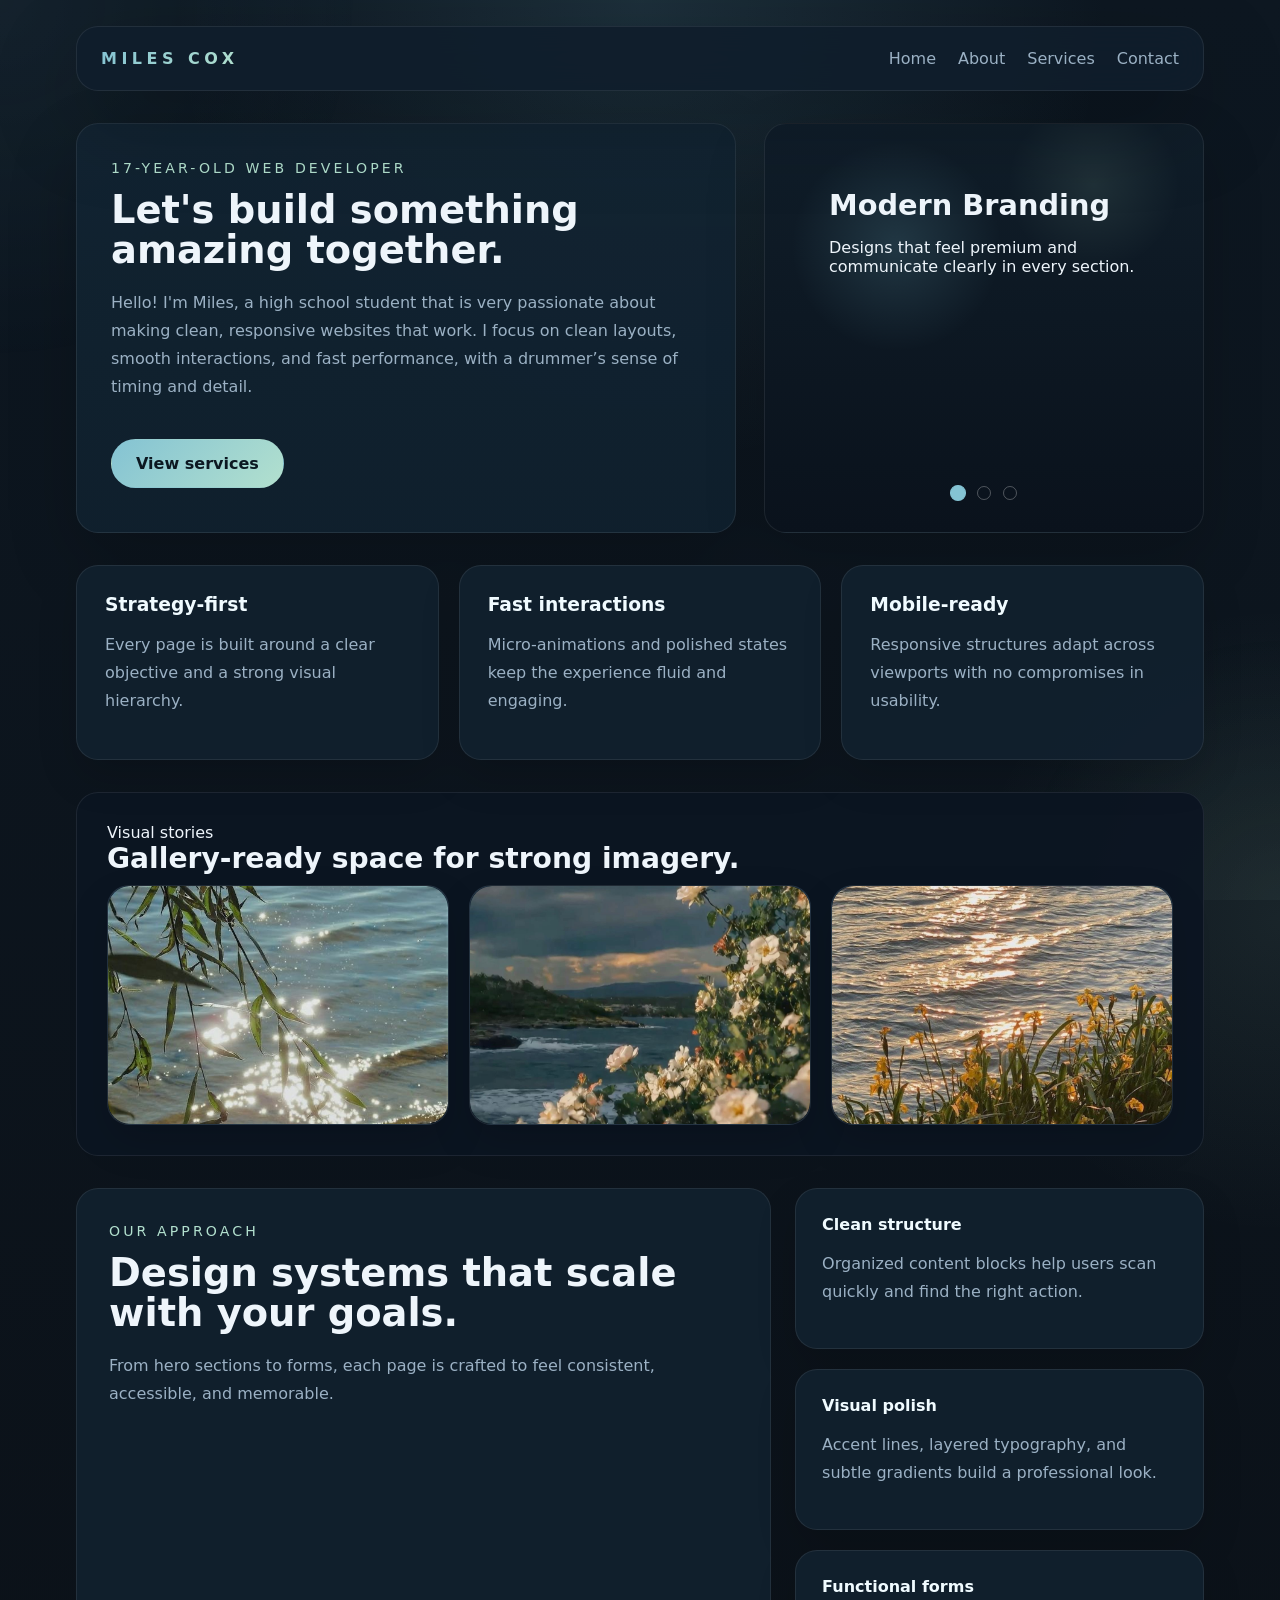
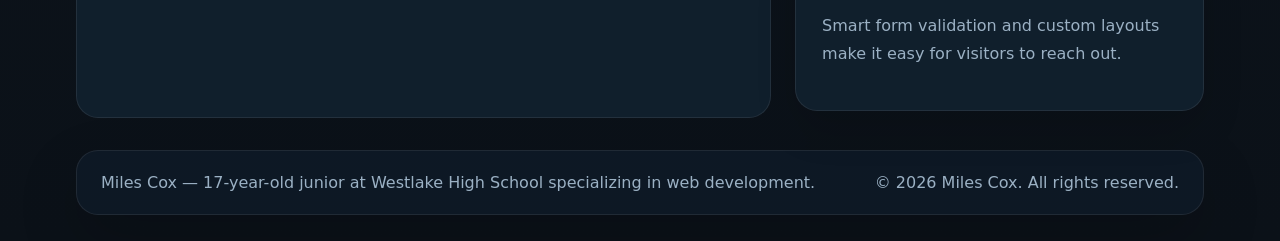
<file: index.html>
<!DOCTYPE html>
<html lang="en">
<head>
  <meta charset="UTF-8" />
  <meta name="viewport" content="width=device-width, initial-scale=1.0" />
  <title>Miles Cox | Home</title>
  <link rel="stylesheet" href="styles.css" />
</head>
<body>
  <div class="page-shell">
    <header class="site-header">
      <div class="brand">Miles Cox</div>
      <nav id="main-navigation" class="nav-links">
        <a href="index.html">Home</a>
        <a href="about.html">About</a>
        <a href="services.html">Services</a>
        <a href="contact.html">Contact</a>
      </nav>
      <button class="menu-toggle" aria-label="Toggle menu" aria-controls="main-navigation" aria-expanded="false">Menu</button>
    </header>
    <div></div>

    <main>
      <section class="hero-section">
        <div class="hero-copy">
          <span class="eyebrow">17-year-old web developer</span>
          <h1>Let's build something amazing together.</h1>
          <p> Hello! I'm Miles, a high school student that is very passionate about making clean, responsive websites that work. I focus on clean layouts, smooth interactions, and fast performance, with a drummer’s sense of timing and detail.</p>
          <a class="primary-button" href="services.html">View services</a>
        </div>
        <div class="hero-panel">
          <div class="slider" id="heroSlider">
            <div class="slider-track">
              <article class="slide active" aria-label="Slide 1">
                <h2>Modern Branding</h2>
                <p>Designs that feel premium and communicate clearly in every section.</p>
              </article>
              <article class="slide" aria-label="Slide 2">
                <h2>Responsive Interfaces</h2>
                <p>Layouts built mobile-first for a seamless experience on phones and tablets.</p>
              </article>
              <article class="slide" aria-label="Slide 3">
                <h2>Engaging Animation</h2>
                <p>Subtle hover states and dynamic transitions keep users focused on your content.</p>
              </article>
            </div>
            <div class="slider-controls">
              <button class="slider-dot active" data-index="0" aria-label="Show slide 1"></button>
              <button class="slider-dot" data-index="1" aria-label="Show slide 2"></button>
              <button class="slider-dot" data-index="2" aria-label="Show slide 3"></button>
            </div>
          </div>
        </div>
      </section>

      <section class="feature-grid">
        <article class="feature-card" tabindex="0" data-card="1">
          <h3>Strategy-first</h3>
          <p>Every page is built around a clear objective and a strong visual hierarchy.</p>
        </article>
        <article class="feature-card" tabindex="0" data-card="2">
          <h3>Fast interactions</h3>
          <p>Micro-animations and polished states keep the experience fluid and engaging.</p>
        </article>
        <article class="feature-card" tabindex="0" data-card="3">
          <h3>Mobile-ready</h3>
          <p>Responsive structures adapt across viewports with no compromises in usability.</p>
        </article>
      </section>

      <section class="gallery-section">
        <div>
          <span class="eyebrow">Visual stories</span>
          <h2>Gallery-ready space for strong imagery.</h2>
        </div>
        <div class="gallery-grid">
          <article class="gallery-card">
            <img src="images/hero1.jpeg" alt="">
          </article>
          <article class="gallery-card">
            <img src="images/hero2.jpeg" alt="">
          </article>
          <article class="gallery-card">
            <img src="images/hero3.jpeg" alt="">
          </article>
        </div>
      </section>

      <section class="overview-section">
        <div class="overview-copy">
          <span class="eyebrow">Our approach</span>
          <h2>Design systems that scale with your goals.</h2>
          <p>From hero sections to forms, each page is crafted to feel consistent, accessible, and memorable.</p>
        </div>
        <div class="overview-cards">
          <div class="mini-card">
            <h4>Clean structure</h4>
            <p>Organized content blocks help users scan quickly and find the right action.</p>
          </div>
          <div class="mini-card">
            <h4>Visual polish</h4>
            <p>Accent lines, layered typography, and subtle gradients build a professional look.</p>
          </div>
          <div class="mini-card">
            <h4>Functional forms</h4>
            <p>Smart form validation and custom layouts make it easy for visitors to reach out.</p>
          </div>
        </div>
      </section>
    </main>

    <footer class="site-footer">
      <p>Miles Cox — 17-year-old junior at Westlake High School specializing in web development.</p>
      <p>© 2026 Miles Cox. All rights reserved.</p>
    </footer>
  </div>

  <script src="script.js"></script>
</body>
</html>
</file>
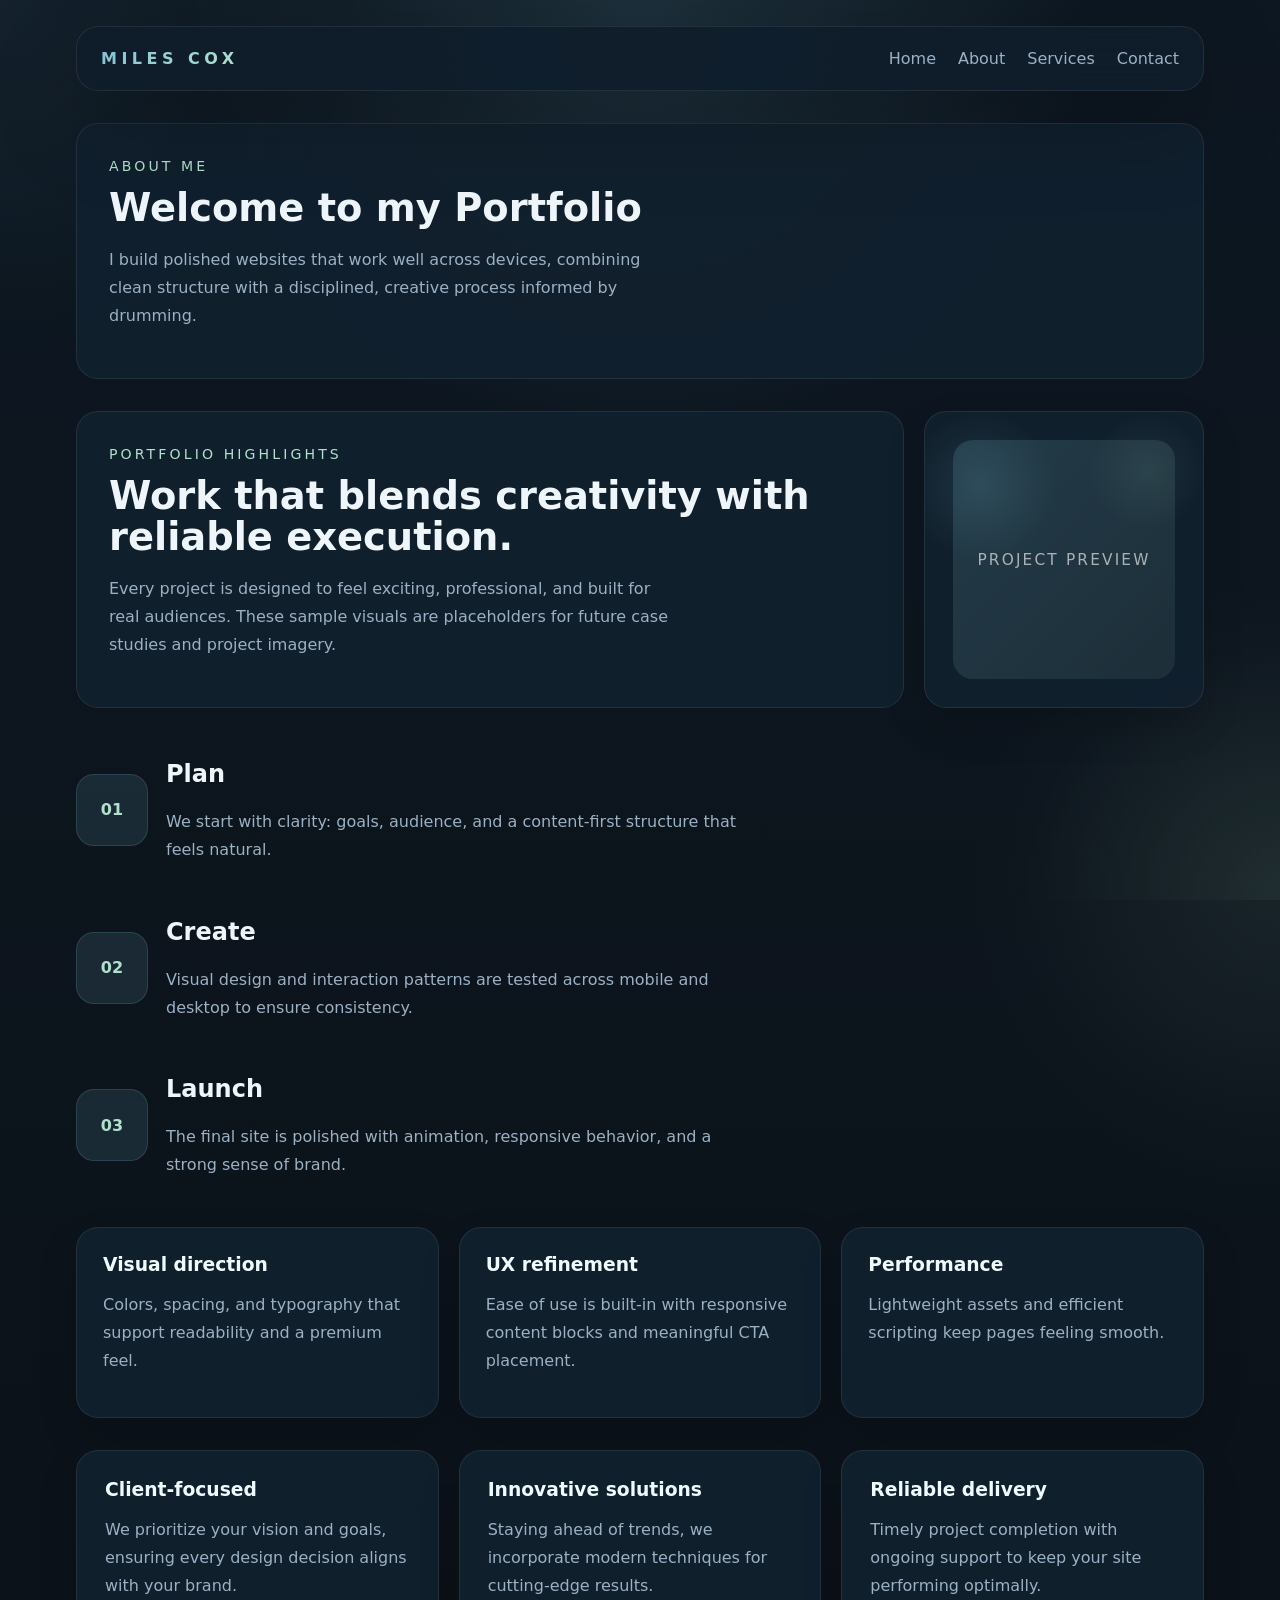
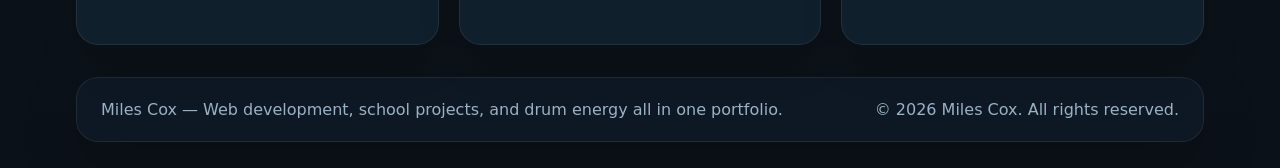
<file: about.html>
<!DOCTYPE html>
<html lang="en">
<head>
  <meta charset="UTF-8" />
  <meta name="viewport" content="width=device-width, initial-scale=1.0" />
  <title>About Miles Cox</title>
  <link rel="stylesheet" href="styles.css" />
</head>
<body>
  <div class="page-shell">
    <header class="site-header">
      <div class="brand">Miles Cox</div>
      <nav id="main-navigation" class="nav-links">
        <a href="index.html">Home</a>
        <a href="about.html">About</a>
        <a href="services.html">Services</a>
        <a href="contact.html">Contact</a>
      </nav>
      <button class="menu-toggle" aria-label="Toggle menu" aria-controls="main-navigation" aria-expanded="false">Menu</button>
    </header>

    <main>
      <section class="page-intro">
        <span class="eyebrow">About me</span>
        <h1>Welcome to my Portfolio</h1>
        <p>I build polished websites that work well across devices, combining clean structure with a disciplined, creative process informed by drumming.</p>
      </section>

      <section class="bio-grid">
        <div class="bio-copy">
          <span class="eyebrow">Portfolio highlights</span>
          <h2>Work that blends creativity with reliable execution.</h2>
          <p>Every project is designed to feel exciting, professional, and built for real audiences. These sample visuals are placeholders for future case studies and project imagery.</p>
        </div>
        <article class="bio-card">
          <div class="placeholder-image">Project preview</div>
        </article>
      </section>

      <section class="timeline-section">
        <div class="timeline-step">
          <div class="step-number">01</div>
          <div>
            <h2>Plan</h2>
            <p>We start with clarity: goals, audience, and a content-first structure that feels natural.</p>
          </div>
        </div>
        <div class="timeline-step">
          <div class="step-number">02</div>
          <div>
            <h2>Create</h2>
            <p>Visual design and interaction patterns are tested across mobile and desktop to ensure consistency.</p>
          </div>
        </div>
        <div class="timeline-step">
          <div class="step-number">03</div>
          <div>
            <h2>Launch</h2>
            <p>The final site is polished with animation, responsive behavior, and a strong sense of brand.</p>
          </div>
        </div>
      </section>

      <section class="skill-grid">
        <article class="skill-card">
          <h3>Visual direction</h3>
          <p>Colors, spacing, and typography that support readability and a premium feel.</p>
        </article>
        <article class="skill-card">
          <h3>UX refinement</h3>
          <p>Ease of use is built-in with responsive content blocks and meaningful CTA placement.</p>
        </article>
        <article class="skill-card">
          <h3>Performance</h3>
          <p>Lightweight assets and efficient scripting keep pages feeling smooth.</p>
        </article>
      </section>

      <section class="feature-grid">
        <article class="feature-card" tabindex="0">
          <h3>Client-focused</h3>
          <p>We prioritize your vision and goals, ensuring every design decision aligns with your brand.</p>
        </article>
        <article class="feature-card" tabindex="0">
          <h3>Innovative solutions</h3>
          <p>Staying ahead of trends, we incorporate modern techniques for cutting-edge results.</p>
        </article>
        <article class="feature-card" tabindex="0">
          <h3>Reliable delivery</h3>
          <p>Timely project completion with ongoing support to keep your site performing optimally.</p>
        </article>
      </section>
    </main>

    <footer class="site-footer">
      <p>Miles Cox — Web development, school projects, and drum energy all in one portfolio.</p>
      <p>© 2026 Miles Cox. All rights reserved.</p>
    </footer>
  </div>

  <script src="script.js"></script>
</body>
</html>
</file>
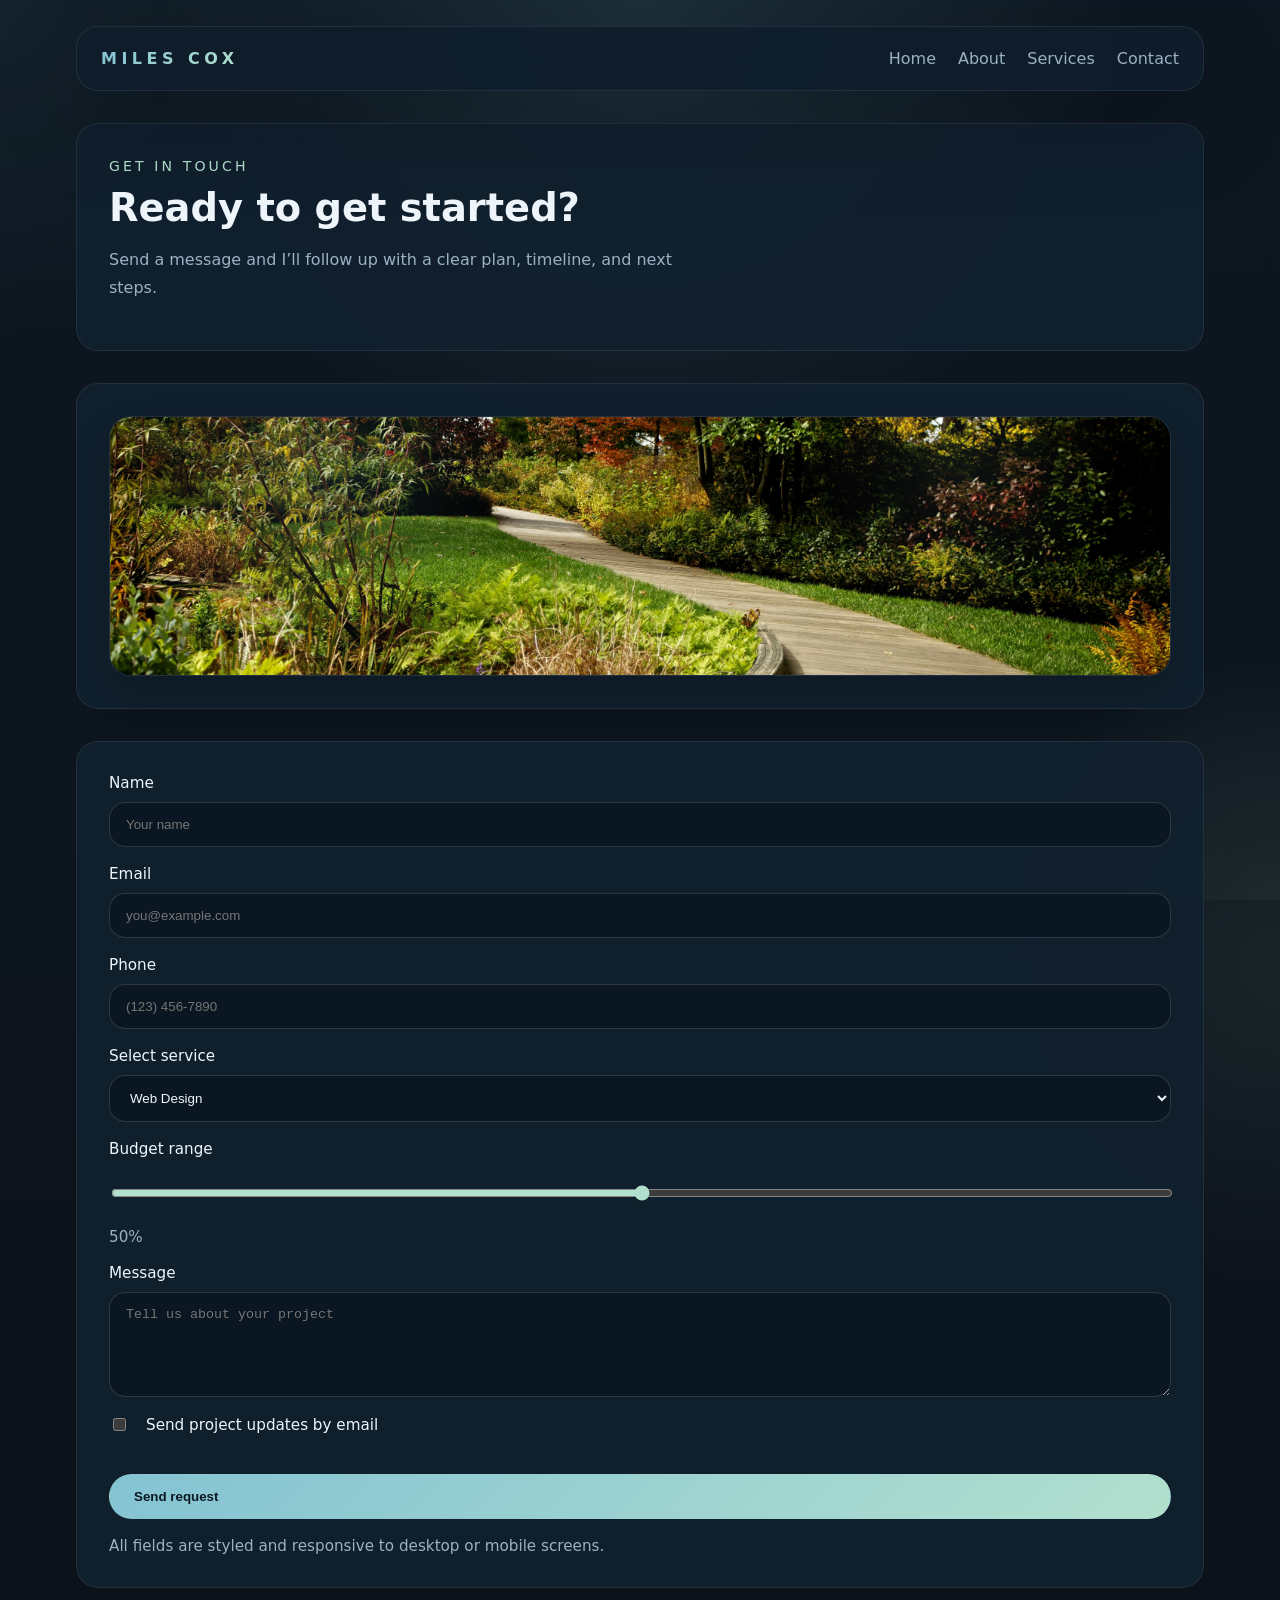
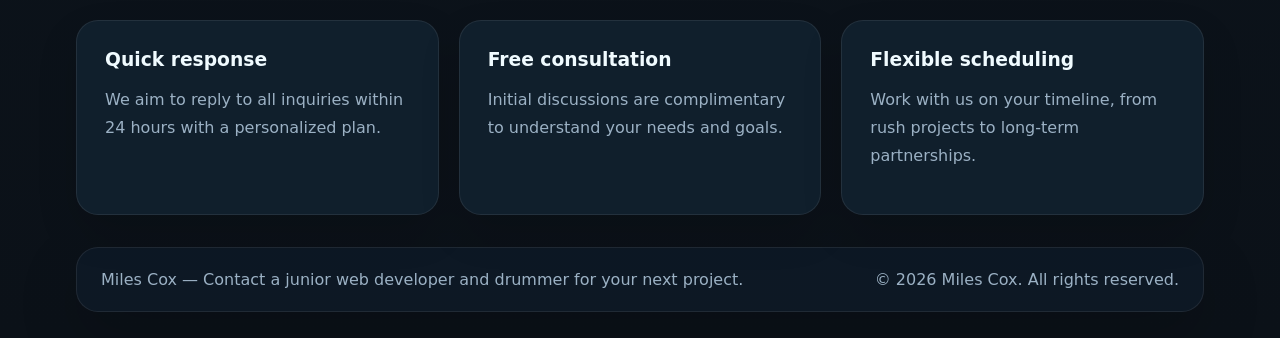
<file: contact.html>
<!DOCTYPE html>
<html lang="en">
<head>
  <meta charset="UTF-8" />
  <meta name="viewport" content="width=device-width, initial-scale=1.0" />
  <title>Miles Cox | Contact</title>
  <link rel="stylesheet" href="styles.css" />
</head>
<body>
  <div class="page-shell">
    <header class="site-header">
      <div class="brand">Miles Cox</div>
      <nav id="main-navigation" class="nav-links">
        <a href="index.html">Home</a>
        <a href="about.html">About</a>
        <a href="services.html">Services</a>
        <a href="contact.html">Contact</a>
      </nav>
      <button class="menu-toggle" aria-label="Toggle menu" aria-controls="main-navigation" aria-expanded="false">Menu</button>
    </header>

    <main>
      <section class="page-intro">
        <span class="eyebrow">Get in touch</span>
        <h1>Ready to get started?</h1>
        <p>Send a message and I’ll follow up with a clear plan, timeline, and next steps.</p>
      </section>

      <section class="contact-panel">
        <div class="contact-panel-card">
         <img src="images/landscape3.webp" alt="">
        </div>
      </section>

      <section class="form-section">
        <form id="contactForm" class="contact-form">
          <div class="form-row">
            <label for="name">Name</label>
            <input type="text" id="name" name="name" placeholder="Your name" required />
          </div>
          <div class="form-row">
            <label for="email">Email</label>
            <input type="email" id="email" name="email" placeholder="you@example.com" required />
          </div>
          <div class="form-row">
            <label for="phone">Phone</label>
            <input type="tel" id="phone" name="phone" placeholder="(123) 456-7890" />
          </div>
          <div class="form-row">
            <label for="service">Select service</label>
            <select id="service" name="service">
              <option value="web-design">Web Design</option>
              <option value="brand-refresh">Brand Refresh</option>
              <option value="mobile-ux">Mobile UX</option>
              <option value="full-package">Full Package</option>
            </select>
          </div>
          <div class="form-row">
            <label for="budget">Budget range</label>
            <input type="range" id="budget" name="budget" min="0" max="100" value="50" />
            <span class="range-value" id="budgetValue">50%</span>
          </div>
          <div class="form-row full-width">
            <label for="message">Message</label>
            <textarea id="message" name="message" rows="5" placeholder="Tell us about your project"></textarea>
          </div>
          <div class="form-row checkbox-row">
            <input type="checkbox" id="subscribe" name="subscribe" />
            <label for="subscribe">Send project updates by email</label>
          </div>
          <button type="submit" class="primary-button">Send request</button>
          <p class="form-note">All fields are styled and responsive to desktop or mobile screens.</p>
        </form>
      </section>

      <section class="feature-grid">
        <article class="feature-card" tabindex="0">
          <h3>Quick response</h3>
          <p>We aim to reply to all inquiries within 24 hours with a personalized plan.</p>
        </article>
        <article class="feature-card" tabindex="0">
          <h3>Free consultation</h3>
          <p>Initial discussions are complimentary to understand your needs and goals.</p>
        </article>
        <article class="feature-card" tabindex="0">
          <h3>Flexible scheduling</h3>
          <p>Work with us on your timeline, from rush projects to long-term partnerships.</p>
        </article>
      </section>
    </main>

    <footer class="site-footer">
      <p>Miles Cox — Contact a junior web developer and drummer for your next project.</p>
      <p>© 2026 Miles Cox. All rights reserved.</p>
    </footer>
  </div>

  <script src="script.js"></script>
</body>
</html>
</file>
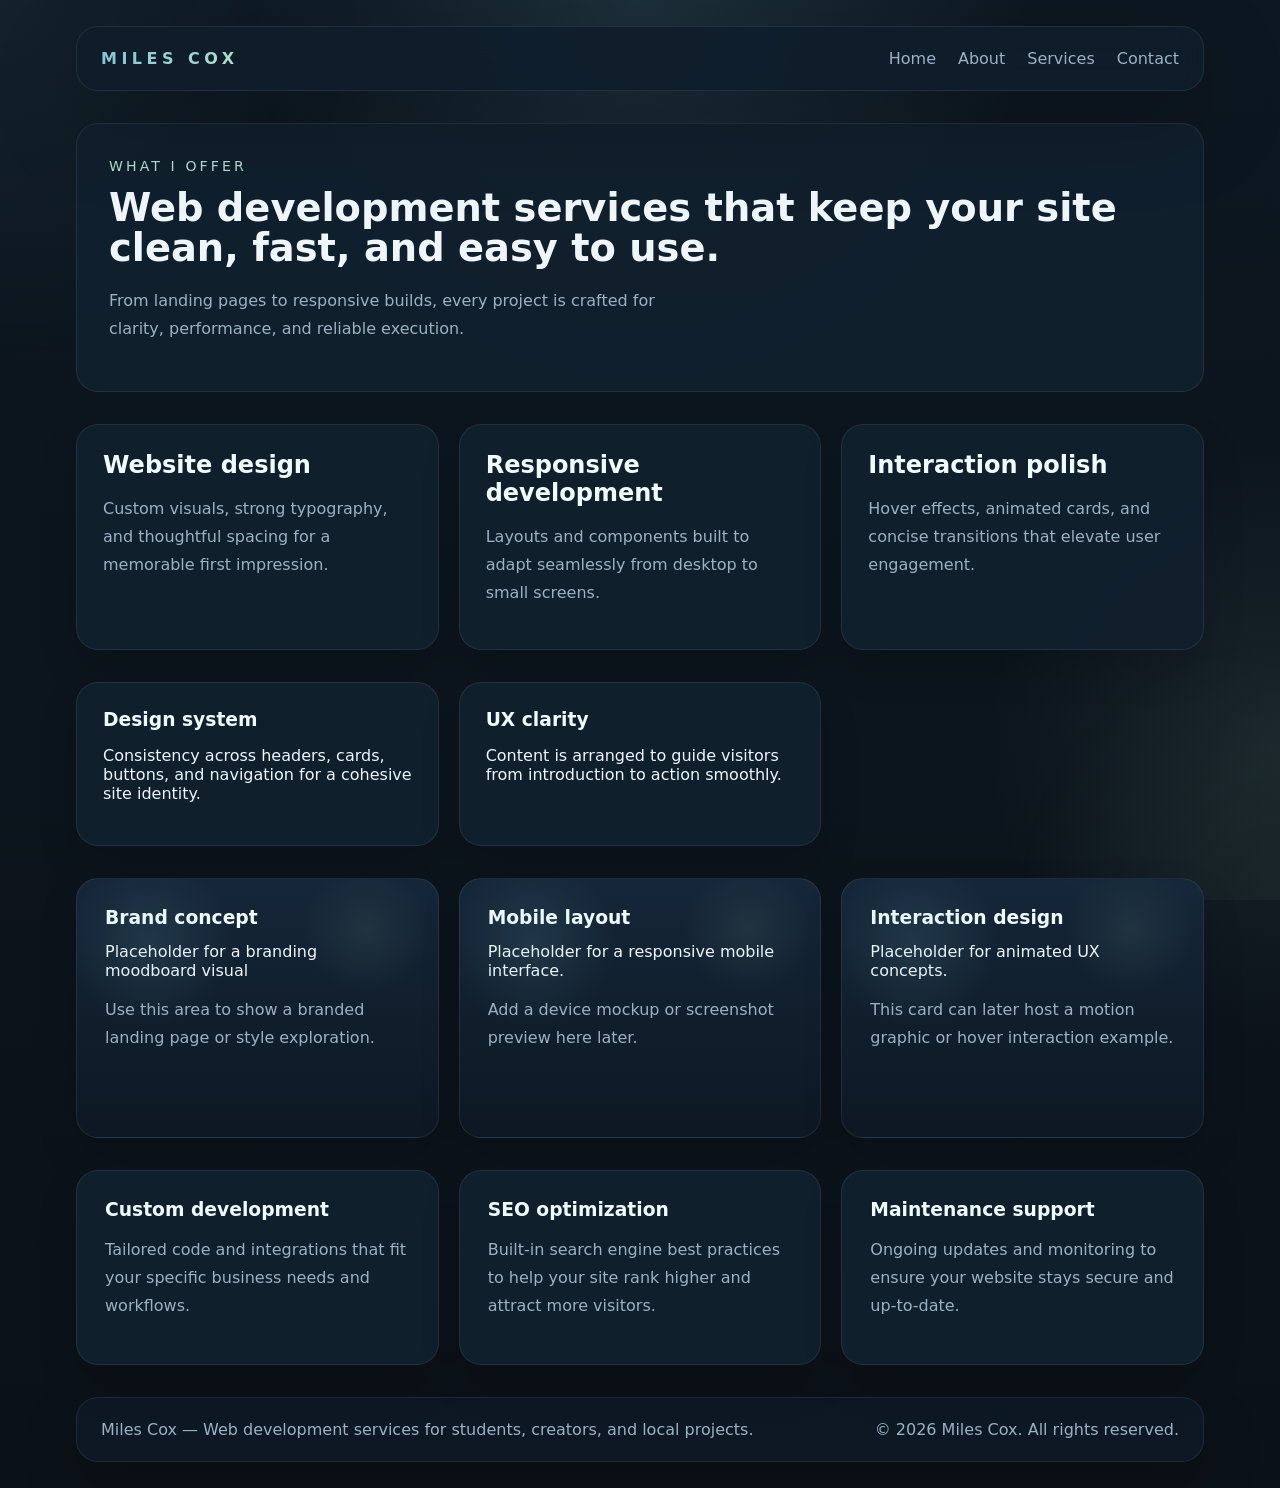
<file: services.html>
<!DOCTYPE html>
<html lang="en">
<head>
  <meta charset="UTF-8" />
  <meta name="viewport" content="width=device-width, initial-scale=1.0" />
  <title>Miles Cox | Services</title>
  <link rel="stylesheet" href="styles.css" />
</head>
<body>
  <div class="page-shell">
    <header class="site-header">
      <div class="brand">Miles Cox</div>
      <nav id="main-navigation" class="nav-links">
        <a href="index.html">Home</a>
        <a href="about.html">About</a>
        <a href="services.html">Services</a>
        <a href="contact.html">Contact</a>
      </nav>
      <button class="menu-toggle" aria-label="Toggle menu" aria-controls="main-navigation" aria-expanded="false">Menu</button>
    </header>

    <main>
      <section class="page-intro">
        <span class="eyebrow">What I offer</span>
        <h1>Web development services that keep your site clean, fast, and easy to use.</h1>
        <p>From landing pages to responsive builds, every project is crafted for clarity, performance, and reliable execution.</p>
      </section>

      <section class="service-list">
        <article class="service-item">
          <h2>Website design</h2>
          <p>Custom visuals, strong typography, and thoughtful spacing for a memorable first impression.</p>
        </article>
        <article class="service-item">
          <h2>Responsive development</h2>
          <p>Layouts and components built to adapt seamlessly from desktop to small screens.</p>
        </article>
        <article class="service-item">
          <h2>Interaction polish</h2>
          <p>Hover effects, animated cards, and concise transitions that elevate user engagement.</p>
        </article>
      </section>

      <section class="service-highlights">
        <div class="highlight-card">
          <h3>Design system</h3>
          <p>Consistency across headers, cards, buttons, and navigation for a cohesive site identity.</p>
        </div>
        <div class="highlight-card">
          <h3>UX clarity</h3>
          <p>Content is arranged to guide visitors from introduction to action smoothly.</p>
        </div>
      </section>

      <section class="service-showcase">
        <article class="placeholder-card">
          <h3>Brand concept</h3>
          <span>Placeholder for a branding moodboard visual</span>
          <p>Use this area to show a branded landing page or style exploration.</p>
        </article>
        <article class="placeholder-card">
          <h3>Mobile layout</h3>
          <span>Placeholder for a responsive mobile interface.</span>
          <p>Add a device mockup or screenshot preview here later.</p>
        </article>
        <article class="placeholder-card">
          <h3>Interaction design</h3>
          <span>Placeholder for animated UX concepts.</span>
          <p>This card can later host a motion graphic or hover interaction example.</p>
        </article>
      </section>

      <section class="feature-grid">
        <article class="feature-card" tabindex="0">
          <h3>Custom development</h3>
          <p>Tailored code and integrations that fit your specific business needs and workflows.</p>
        </article>
        <article class="feature-card" tabindex="0">
          <h3>SEO optimization</h3>
          <p>Built-in search engine best practices to help your site rank higher and attract more visitors.</p>
        </article>
        <article class="feature-card" tabindex="0">
          <h3>Maintenance support</h3>
          <p>Ongoing updates and monitoring to ensure your website stays secure and up-to-date.</p>
        </article>
      </section>
    </main>

    <footer class="site-footer">
      <p>Miles Cox — Web development services for students, creators, and local projects.</p>
      <p>© 2026 Miles Cox. All rights reserved.</p>
    </footer>
  </div>

  <script src="script.js"></script>
</body>
</html>
</file>
<file: styles.css>
:root {
  color-scheme: dark;
  --bg: #0f1c28;
  --surface: rgba(18, 32, 42, 0.92);
  --surface-soft: rgba(26, 45, 58, 0.95);
  --surface-glow: rgba(137, 189, 204, 0.16);
  --text: #eef5fb;
  --muted: #9bb1c4;
  --accent: #84c3d3;
  --accent-strong: #b2e0ce;
  --border: rgba(255, 255, 255, 0.09);
  --radius: 22px;
  --shadow: 0 32px 90px rgba(0, 0, 0, 0.22);
  font-family: Inter, system-ui, -apple-system, BlinkMacSystemFont, sans-serif;
}

* {
  box-sizing: border-box;
}

html {
  scroll-behavior: smooth;
}

body {
  margin: 0;
  min-height: 100vh;
  background: radial-gradient(circle at top, rgba(122, 196, 216, 0.14), transparent 24%),
    radial-gradient(circle at right, rgba(178, 228, 197, 0.08), transparent 20%),
    linear-gradient(180deg, #0d1721 0%, #0b1118 100%);
  color: var(--text);
}

body::before {
  content: "";
  position: fixed;
  inset: 0;
  background: radial-gradient(circle at top left, rgba(132, 206, 225, 0.16), transparent 24%),
    radial-gradient(circle at bottom right, rgba(178, 228, 197, 0.12), transparent 18%);
  pointer-events: none;
  opacity: 0.4;
}

body::after {
  content: "";
  position: fixed;
  inset: 0;
  background-image: linear-gradient(90deg, rgba(255, 255, 255, 0.02) 1px, transparent 1px),
    linear-gradient(rgba(255, 255, 255, 0.02) 1px, transparent 1px);
  background-size: 100px 100px;
  pointer-events: none;
  opacity: 0.08;
}

.page-shell {
  position: relative;
  max-width: 1180px;
  margin: 0 auto;
  padding: 26px;
}

.site-header {
  position: relative;
  z-index: 2;
  display: flex;
  align-items: center;
  justify-content: space-between;
  gap: 20px;
  margin-bottom: 32px;
  padding: 22px 24px;
  border-radius: var(--radius);
  background: rgba(16, 30, 44, 0.92);
  border: 1px solid rgba(255, 255, 255, 0.08);
  box-shadow: var(--shadow);
  backdrop-filter: blur(20px);
}

.brand {
  font-size: 1rem;
  font-weight: 800;
  letter-spacing: 0.28em;
  text-transform: uppercase;
  background: linear-gradient(135deg, var(--accent), var(--accent-strong));
  background-clip: text;
  -webkit-background-clip: text;
  color: transparent;
}

.nav-links {
  display: flex;
  align-items: center;
  gap: 22px;
  flex-wrap: wrap;
}

.nav-links a {
  color: var(--muted);
  text-decoration: none;
  font-weight: 500;
  transition: transform 0.2s ease, color 0.2s ease;
}

.nav-links a:hover,
.nav-links a:focus-visible {
  color: var(--text);
  transform: translateY(-1px);
}

.menu-toggle {
  display: none;
  border: 1px solid rgba(255, 255, 255, 0.12);
  border-radius: 999px;
  padding: 11px 18px;
  min-width: 96px;
  color: var(--text);
  background: rgba(17, 32, 48, 0.92);
  cursor: pointer;
  transition: background 0.2s ease, transform 0.2s ease;
}

.menu-toggle:hover,
.menu-toggle:focus-visible {
  transform: translateY(-1px);
  background: rgba(20, 40, 60, 0.96);
}

main {
  display: grid;
  gap: 32px;
}

.hero-section {
  display: grid;
  grid-template-columns: minmax(0, 1.5fr) minmax(300px, 1fr);
  gap: 28px;
  align-items: stretch;
}

.hero-copy,
.page-intro,
.overview-copy,
.bio-copy,
.contact-panel-card,
.form-section,
.service-item,
.skill-card,
.highlight-card,
.mini-card,
.feature-card,
.gallery-card,
.bio-card,
.placeholder-card,
.service-showcase .placeholder-card {
  position: relative;
}
.overview-copy{
  height:530px;
}
.hero-copy {
  padding: 34px;
  border-radius: var(--radius);
  background: linear-gradient(180deg, rgba(18, 36, 50, 0.94), rgba(16, 32, 46, 0.95));
  border: 1px solid rgba(255, 255, 255, 0.08);
  box-shadow: 0 28px 70px rgba(0, 0, 0, 0.2);
}

.hero-copy .eyebrow,
.page-intro .eyebrow,
.overview-copy .eyebrow,
.bio-copy .eyebrow {
  display: inline-flex;
  margin-bottom: 14px;
  font-size: 0.88rem;
  letter-spacing: 0.22em;
  text-transform: uppercase;
  color: var(--accent-strong);
}

.hero-copy h1,
.page-intro h1,
.overview-copy h2,
.bio-copy h2 {
  margin: 0 0 18px;
  font-size: clamp(2rem, 3vw, 3.4rem);
  line-height: 1.05;
}

.hero-copy p,
.page-intro p,
.overview-copy p,
.bio-copy p,
.service-item p,
.skill-card p,
.timeline-step p,
.mini-card p,
.feature-card p,
.placeholder-card p,
.contact-panel-card p {
  max-width: 56ch;
  color: var(--muted);
  line-height: 1.75;
}

.primary-button {
  display: inline-flex;
  align-items: center;
  gap: 10px;
  padding: 14px 24px;
  margin-top: 22px;
  border-radius: 999px;
  border: 1px solid transparent;
  background: linear-gradient(135deg, var(--accent), var(--accent-strong));
  color: #0c1821;
  font-weight: 700;
  text-decoration: none;
  cursor: pointer;
  transition: transform 0.22s ease, box-shadow 0.22s ease, background 0.22s ease;
}

.primary-button:hover,
.primary-button:focus-visible {
  transform: translateY(-2px);
  background: #b7e3d2;
  box-shadow: 0 20px 44px rgba(31, 110, 125, 0.22);
}

.hero-panel {
  position: relative;
  border-radius: var(--radius);
  overflow: hidden;
  min-height: 360px;
  background: linear-gradient(180deg, rgba(16, 30, 42, 0.98), rgba(10, 18, 28, 1));
  border: 1px solid rgba(255, 255, 255, 0.08);
  box-shadow: 0 24px 60px rgba(0, 0, 0, 0.18);
}

.hero-panel::before {
  content: "";
  position: absolute;
  inset: 0;
  background: radial-gradient(circle at 30% 30%, rgba(132, 206, 225, 0.16), transparent 25%),
    radial-gradient(circle at 75% 15%, rgba(178, 228, 197, 0.1), transparent 18%);
  pointer-events: none;
}

.slider {
  position: relative;
  z-index: 1;
  min-height: 360px;
  display: grid;
  align-items: center;
  padding: 32px;
}

.slider-track {
  display: grid;
  position: relative;
  min-height: 320px;
}

.slide {
  position: absolute;
  inset: 0;
  padding: 32px;
  opacity: 0;
  transform: translateY(20px);
  transition: opacity 0.5s ease, transform 0.5s ease;
}

.slide.active {
  opacity: 1;
  transform: translateY(0);
}

.slide h2 {
  margin: 0 0 14px;
  font-size: clamp(1.8rem, 2vw, 2.3rem);
}

.slider-controls {
  display: flex;
  justify-content: center;
  gap: 12px;
  margin-top: 10px;
}

.slider-dot {
  width: 14px;
  height: 14px;
  border-radius: 50%;
  border: 1px solid rgba(255, 255, 255, 0.28);
  background: transparent;
  cursor: pointer;
  transition: transform 0.2s ease, background 0.2s ease, border-color 0.2s ease;
}

.slider-dot.active,
.slider-dot:hover {
  transform: scale(1.15);
  background: var(--accent);
  border-color: var(--accent);
}

.feature-grid,
.gallery-grid,
.skill-grid,
.service-list,
.service-highlights,
.overview-cards,
.timeline-section,
.service-showcase {
  display: grid;
  gap: 20px;
}

.feature-grid,
.skill-grid,
.service-list,
.service-highlights,
.gallery-grid,
.service-showcase {
  grid-template-columns: repeat(3, minmax(0, 1fr));
}

.feature-card,
.gallery-card,
.mini-card,
.skill-card,
.service-item,
.highlight-card,
.bio-card,
.placeholder-card,
.contact-panel-card {
  border-radius: var(--radius);
  background: rgba(17, 32, 46, 0.94);
  border: 1px solid rgba(255, 255, 255, 0.08);
  padding: 28px;
  box-shadow: 0 18px 40px rgba(0, 0, 0, 0.14);
  transition: transform 0.28s ease, box-shadow 0.28s ease, border-color 0.28s ease;
}

.feature-card:hover,
.feature-card:focus-visible,
.mini-card:hover,
.skill-card:hover,
.service-item:hover,
.highlight-card:hover,
.bio-card:hover,
.placeholder-card:hover,
.contact-panel-card:hover {
  transform: translateY(-4px);
  border-color: rgba(132, 206, 225, 0.24);
  box-shadow: 0 26px 62px rgba(0, 0, 0, 0.18);
}

.feature-card h3,
.skill-card h3,
.service-item h2,
.highlight-card h3,
.mini-card h4,
.bio-card h3,
.placeholder-card h3,
.contact-panel-card h2 {
  margin: 0 0 14px;
  color: #f0fbff;
}

.gallery-section {
  padding: 30px;
  border-radius: var(--radius);
  border: 1px solid rgba(255, 255, 255, 0.08);
  background: rgba(12, 22, 34, 0.95);
}

.gallery-section h2 {
  margin: 0 0 10px;
  font-size: clamp(1.75rem, 2.2vw, 2.4rem);
}

.gallery-card {
  position: relative;
  height: 240px;
  border-radius: var(--radius);
  padding: 22px;
  overflow: hidden;
  display: grid;
  align-items: end;
  gap: 12px;
  background: linear-gradient(180deg, rgba(18, 36, 52, 0.96), rgba(13, 24, 36, 0.98));
}

.gallery-card::before {
  content: "";
  position: absolute;
  inset: 0;
  background: radial-gradient(circle at 25% 30%, rgba(132, 206, 225, 0.13), transparent 24%),
    radial-gradient(circle at 75% 15%, rgba(178, 228, 197, 0.1), transparent 18%);
  pointer-events: none;
}

img {
  max-width: 100%;
  height: auto;
  display: block;
}

.gallery-card img {
  position: absolute;
  inset: 0;
  width: 100%;
  height: 100%;
  object-fit: cover;
  border-radius: var(--radius);
}

.gallery-card > * {
  position: relative;
  z-index: 1;
}

.contact-panel-card {
  height: 260px;
  padding: 0;
  overflow: hidden;
}

.contact-panel-card img {
  width: 100%;
  height: 100%;
  object-fit: cover;
  display: block;
}

.overview-section {
  display: grid;
  gap: 24px;
  grid-template-columns: minmax(0, 1.7fr) minmax(280px, 1fr);
  align-items: start;
}

.overview-copy,
.page-intro,
.form-section,
.contact-panel,
.bio-copy {
  padding: 32px;
  border-radius: var(--radius);
  background: rgba(17, 32, 46, 0.94);
  border: 1px solid rgba(255, 255, 255, 0.08);
}

.overview-cards,
.timeline-section,
.skill-grid,
.service-list,
.service-highlights,
.feature-grid,
.gallery-grid,
.service-showcase {
  gap: 20px;
}

.mini-card,
.service-item,
.skill-card,
.highlight-card {
  padding: 26px;
}

.timeline-section {
  display: grid;
  gap: 18px;
}

.timeline-step {
  display: grid;
  grid-template-columns: 72px minmax(0, 1fr);
  gap: 18px;
  align-items: center;
}

.step-number {
  width: 72px;
  height: 72px;
  display: grid;
  place-items: center;
  border-radius: 18px;
  font-weight: 700;
  color: var(--accent-strong);
  background: rgba(132, 206, 225, 0.12);
  border: 1px solid rgba(132, 206, 225, 0.16);
}

.bio-grid {
  display: grid;
  gap: 20px;
  grid-template-columns: minmax(0, 1.4fr) 280px;
}

.bio-card {
  min-height: 280px;
}

.placeholder-image {
  width: 100%;
  height: 100%;
  display: grid;
  place-items: center;
  border-radius: 20px;
  background: linear-gradient(135deg, rgba(132, 206, 225, 0.16), rgba(178, 228, 197, 0.08));
  color: rgba(255, 255, 255, 0.62);
  font-size: 0.96rem;
  letter-spacing: 0.14em;
  text-transform: uppercase;
}

.service-showcase {
  grid-template-columns: repeat(3, minmax(0, 1fr));
}

.service-showcase .placeholder-card {
  min-height: 260px;
  background: linear-gradient(180deg, rgba(22, 40, 58, 0.96), rgba(13, 24, 36, 0.98));
}

.placeholder-card::before,
.contact-panel-card::before,
.bio-card::before {
  content: "";
  position: absolute;
  inset: 0;
  background: radial-gradient(circle at 20% 25%, rgba(132, 206, 225, 0.12), transparent 24%),
    radial-gradient(circle at 80% 20%, rgba(178, 228, 197, 0.08), transparent 18%);
  pointer-events: none;
}

.contact-panel {
  border-radius: var(--radius);
}

.contact-panel-card {
  min-height: 220px;
}

.contact-form {
  display: grid;
  gap: 18px;
}

.form-row {
  display: grid;
  gap: 10px;
}

.form-row label {
  font-size: 0.95rem;
  color: var(--text);
}

.form-row input,
.form-row select,
.form-row textarea {
  width: 100%;
  padding: 14px 16px;
  border-radius: 16px;
  border: 1px solid rgba(255, 255, 255, 0.14);
  background: rgba(11, 22, 34, 0.96);
  color: var(--text);
  transition: border-color 0.2s ease, transform 0.2s ease;
}

.form-row input:focus,
.form-row select:focus,
.form-row textarea:focus {
  outline: none;
  border-color: rgba(132, 206, 225, 0.7);
  transform: translateY(-1px);
}

.form-row input[type="range"] {
  accent-color: var(--accent-strong);
}

.range-value {
  font-size: 0.95rem;
  color: var(--muted);
}

.checkbox-row {
  grid-template-columns: auto 1fr;
  align-items: center;
}

.checkbox-row input {
  width: auto;
  margin-right: 10px;
}

.full-width {
  grid-column: 1 / -1;
}

.form-note {
  margin: 0;
  color: var(--muted);
  font-size: 0.95rem;
}

.site-footer {
  margin-top: 32px;
  padding: 22px 24px;
  border-radius: var(--radius);
  border: 1px solid rgba(255, 255, 255, 0.08);
  background: rgba(15, 26, 38, 0.92);
  display: flex;
  justify-content: space-between;
  flex-wrap: wrap;
  gap: 10px;
  box-shadow: 0 24px 60px rgba(0, 0, 0, 0.18);
}

.site-footer p {
  margin: 0;
  color: var(--muted);
}

@media (max-width: 980px) {
  .hero-section,
  .overview-section,
  .bio-grid,
  .service-showcase {
    grid-template-columns: 1fr;
  }

  .feature-grid,
  .skill-grid,
  .service-list,
  .service-highlights,
  .overview-cards,
  .gallery-grid {
    grid-template-columns: 1fr;
  }
}

@media (max-width: 860px) {
  .page-shell {
    padding: 20px;
  }

  .site-header {
    flex-wrap: wrap;
  }

  .nav-links {
    position: absolute;
    top: 100%;
    left: 0;
    right: 0;
    width: 100%;
    margin: 0;
    flex-direction: column;
    gap: 0;
    z-index: 9999;
    max-height: 0;
    opacity: 0;
    overflow: hidden;
    border-radius: 0 0 var(--radius) var(--radius);
    background: rgba(8, 14, 19, 0.96);
    border: 1px solid rgba(255, 255, 255, 0.08);
    box-shadow: 0 30px 60px rgba(0, 0, 0, 0.28);
    backdrop-filter: blur(20px);
    pointer-events: none;
    transition: max-height 0.32s ease, opacity 0.24s ease;
  }

  .nav-links.open {
    max-height: 380px;
    opacity: 1;
    pointer-events: auto;
  }

  .nav-links a {
    width: 100%;
    padding: 16px 24px;
    border-top: 1px solid rgba(255, 255, 255, 0.05);
  }

  .nav-links a:first-child {
    border-top: none;
  }

  .menu-toggle {
    display: inline-flex;
  }
}

@media (max-width: 640px) {
  .page-shell {
    padding: 16px;
  }

  .hero-copy h1,
  .page-intro h1,
  .overview-copy h2,
  .bio-copy h2 {
    font-size: 2.3rem;
  }

  .hero-panel,
  .hero-copy,
  .page-intro,
  .overview-copy,
  .form-section,
  .contact-panel-card,
  .bio-card,
  .placeholder-card {
    padding: 22px;
  }

  .gallery-card {
    height: 220px;
  }
}
</file>
